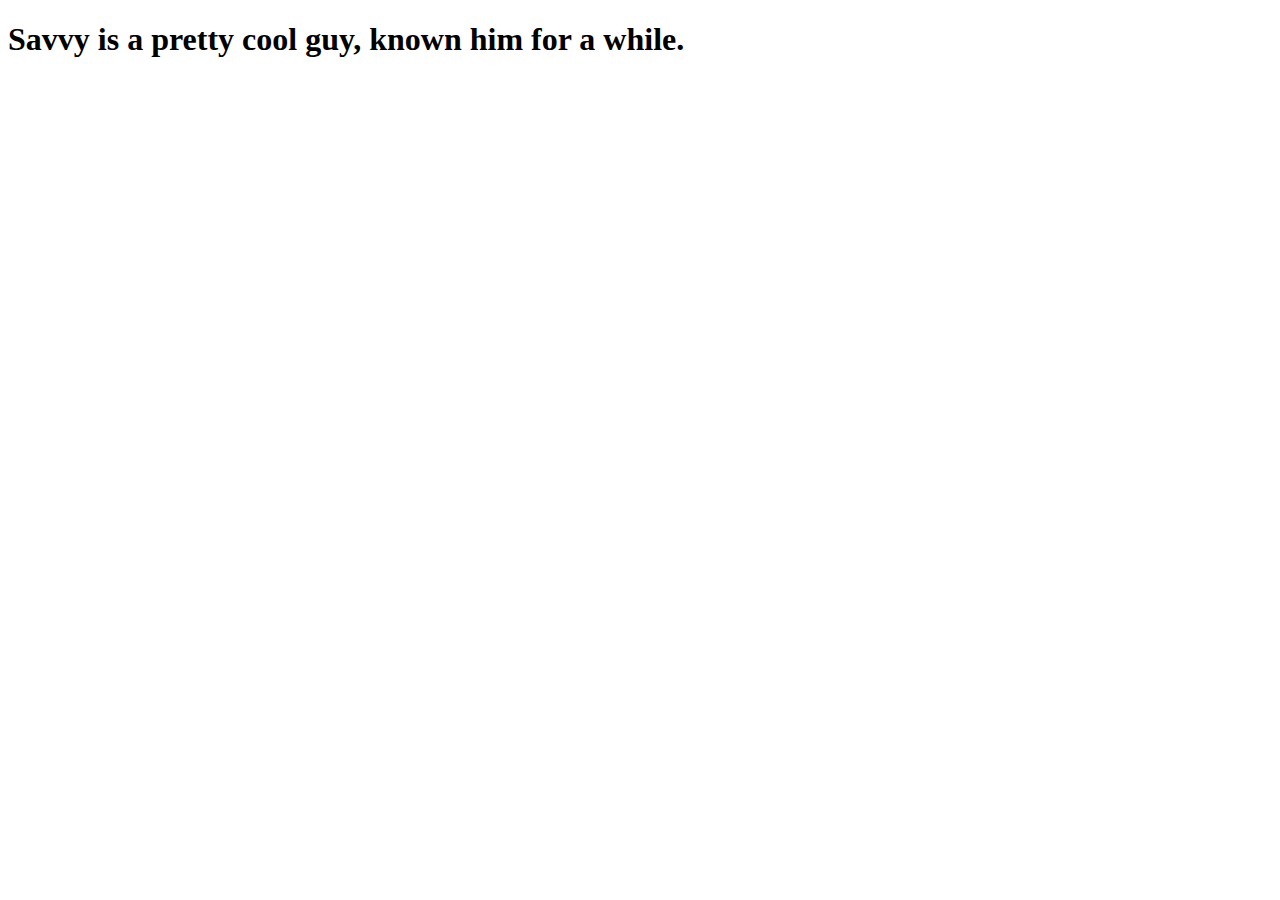
<file: aboutme.html>
<!DOCTYPE html>
<html lang="en">
    <head>
        <meta charset = UTF-8>
        <meta name="viewport" content="width=device-width, initial-scale=1.0">
        <meta http-equiv="X-UA-Compatible" content="ie=edge">
        <title>Saverio Miller</title>
        <link rel="icon" href="./saverio.jpeg" type="image/x-icon">
    </head>
      

    <body>
        <main>
            <h1>Savvy is a pretty cool guy, known him for a while.</h1>
        </main>
    </body>

</html>
</file>
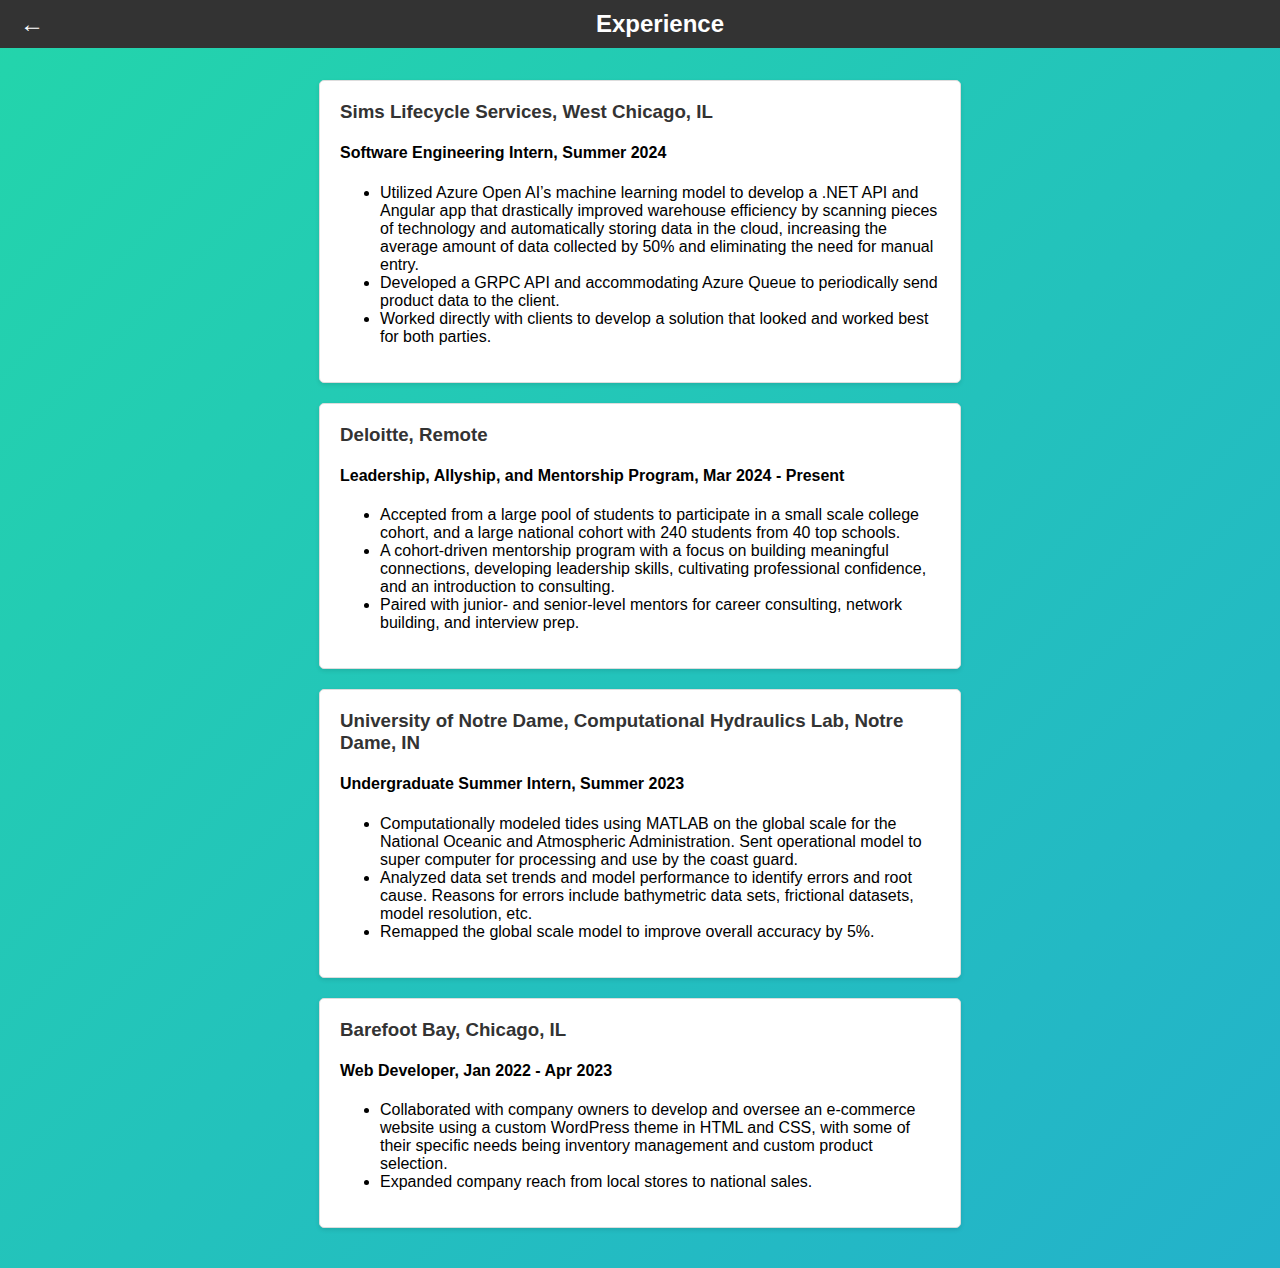
<file: experience.html>
<!DOCTYPE html>
<html lang="en">
<head>
    <meta charset="UTF-8">
    <meta name="viewport" content="width=device-width, initial-scale=1.0">
    <title>Projects</title>
    <link rel="stylesheet" href="projstyle.css">
</head>
<body>
    <div class="navbar">
        <h2>Experience</h2>
        <a href="javascript:history.back()" class="back-button">&#8592;</a>
    </div>
    <div class="projects-container">
        <div class="project-card">
            <h3>Sims Lifecycle Services, West Chicago, IL</h3>
            <h4>Software Engineering Intern, Summer 2024</h4>
            <ul>
                <li>Utilized Azure Open AI’s machine learning model to develop a .NET API and Angular app that drastically improved warehouse efficiency by scanning pieces of technology and automatically storing data in the cloud, increasing the average amount of data collected by 50% and eliminating the need for manual entry.</li>
                <li>Developed a GRPC API and accommodating Azure Queue to periodically send product data to the client.</li>
                <li>Worked directly with clients to develop a solution that looked and worked best for both parties.</li>
            </ul>
        </div>
        <div class="project-card">
            <h3>Deloitte, Remote</h3>
            <h4>Leadership, Allyship, and Mentorship Program, Mar 2024 - Present</h4>
            <ul>
                <li>Accepted from a large pool of students to participate in a small scale college cohort, and a large national cohort with 240 students from 40 top schools.</li>
                <li>A cohort-driven mentorship program with a focus on building meaningful connections, developing leadership skills, cultivating professional confidence, and an introduction to consulting.</li>
                <li>Paired with junior- and senior-level mentors for career consulting, network building, and interview prep.</li>
            </ul>
        </div>
        <div class="project-card">
            <h3>University of Notre Dame, Computational Hydraulics Lab, Notre Dame, IN</h3>
            <h4>Undergraduate Summer Intern, Summer 2023</h4>
            <ul>
                <li>Computationally modeled tides using MATLAB on the global scale for the National Oceanic and Atmospheric Administration. Sent operational model to super computer for processing and use by the coast guard.</li>
                <li>Analyzed data set trends and model performance to identify errors and root cause. Reasons for errors include bathymetric data sets, frictional datasets, model resolution, etc.</li>
                <li>Remapped the global scale model to improve overall accuracy by 5%.</li>
            </ul>
        </div>
        <div class="project-card">
            <h3>Barefoot Bay, Chicago, IL</h3>
            <h4>Web Developer, Jan 2022 - Apr 2023</h4>
            <ul>
                <li>Collaborated with company owners to develop and oversee an e-commerce website using a custom WordPress theme in HTML and CSS, with some of their specific needs being inventory management and custom product selection.</li>
                <li>Expanded company reach from local stores to national sales.</li>
            </ul>
        </div>
        <!-- Add more project cards as needed -->
    </div>
</body>
</html>
</file>
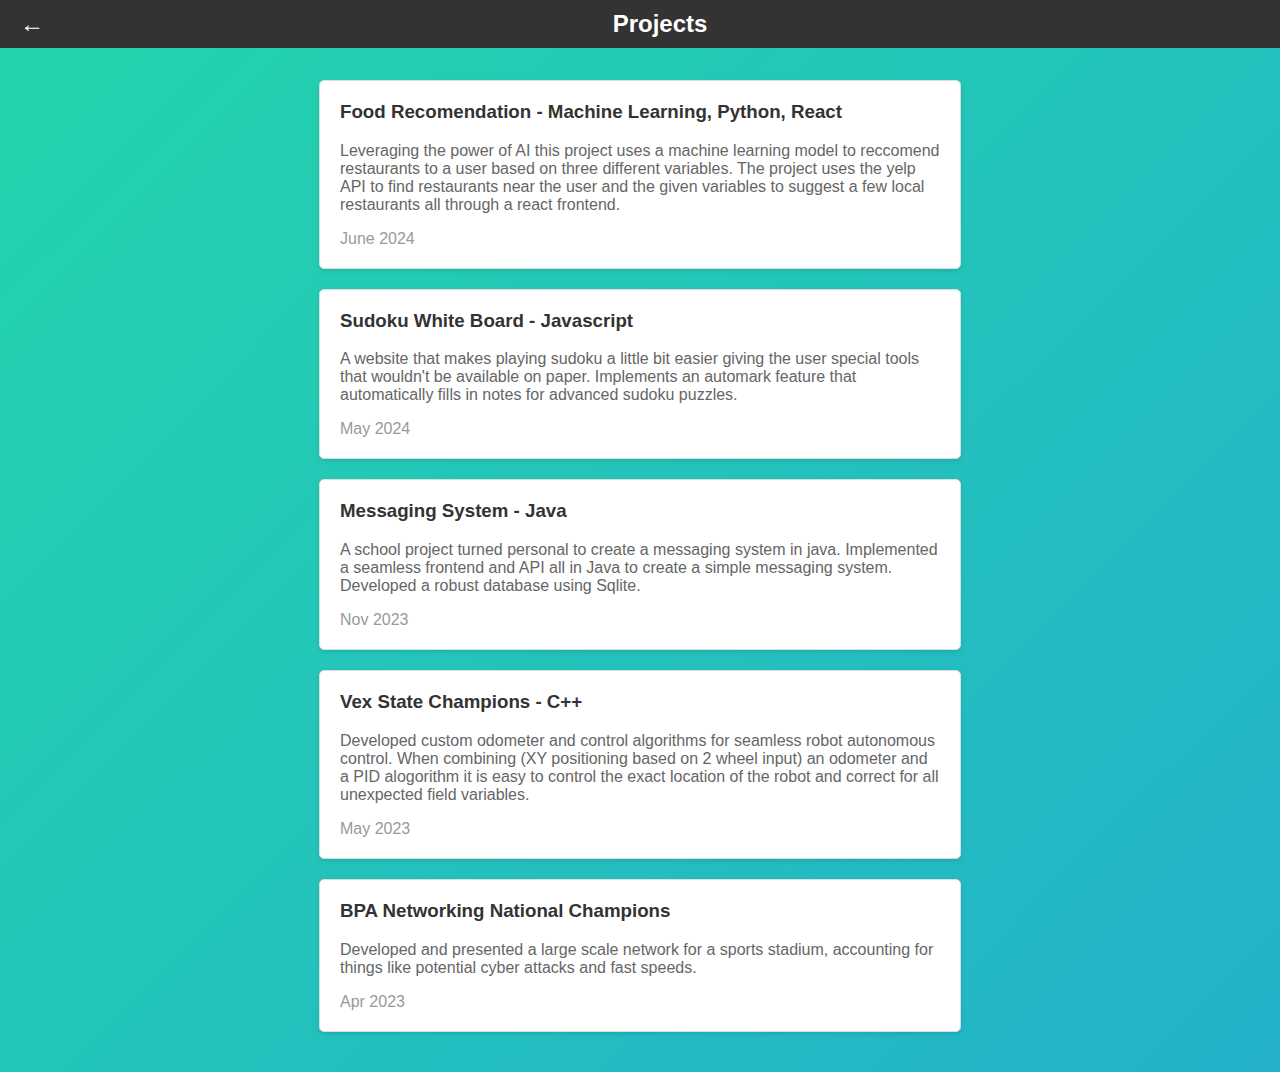
<file: projects.html>
<!DOCTYPE html>
<html lang="en">
<head>
    <meta charset="UTF-8">
    <meta name="viewport" content="width=device-width, initial-scale=1.0">
    <title>Projects</title>
    <link rel="stylesheet" href="projstyle.css">
</head>
<body>
    <div class="navbar">
        <h2>Projects</h2>
        <a href="javascript:history.back()" class="back-button">&#8592;</a>
    </div>
    <div class="projects-container">
        <div class="project-card">
            <h3>Food Recomendation - Machine Learning, Python, React</h3>
            <p>Leveraging the power of AI this project uses a machine learning model to reccomend restaurants to a user based on three different variables.  The project uses the yelp API to find restaurants near the user and the given variables to suggest a few local restaurants all through a react frontend.</p>
            <span class="date">June 2024</span>
        </div>
        <div class="project-card">
            <h3>Sudoku White Board - Javascript</h3>
            <p>A website that makes playing sudoku a little bit easier giving the user special tools that wouldn't be available on paper.  Implements an automark feature that automatically fills in notes for advanced sudoku puzzles.</p>
            <span class="date">May 2024</span>
        </div>
        <div class="project-card">
            <h3>Messaging System - Java</h3>
            <p>A school project turned personal to create a messaging system in java.  Implemented a seamless frontend and API all in Java to create a simple messaging system.  Developed a robust database using Sqlite.</p>
            <span class="date">Nov 2023</span>
        </div>
        <div class="project-card">
            <h3>Vex State Champions - C++</h3>
            <p>Developed custom odometer and control algorithms for seamless robot autonomous control.  When combining (XY positioning based on 2 wheel input) an odometer and a PID alogorithm it is easy to control the exact location of the robot and correct for all unexpected field variables.</p>
            <span class="date">May 2023</span>
        </div>
        <div class="project-card">
            <h3>BPA Networking National Champions</h3>
            <p>Developed and presented a large scale network for a sports stadium, accounting for things like potential cyber attacks and fast speeds.</p>
            <span class="date">Apr 2023</span>
        </div>

        <!-- Add more project cards as needed -->
    </div>
</body>
</html>
</file>
<file: projstyle.css>
body {
    margin: 0;
    font-family: Arial, Helvetica, sans-serif;
    background: linear-gradient(-45deg, #e73c7e, #cc00cc, #23a6d5, #23d5ab);
    background-size: 400% 400%;
    animation: gradient 15s ease infinite;
}

.navbar {
    position: fixed;
    background-color: #333;
    width: 100%;
    top: 0;
    left: 0;
    display: flex;
    justify-content: center;
    align-items: center;
    padding: 10px 20px;
    color: white;
}

.navbar h2 {
    flex-grow: 1;
    text-align: center;
    margin: 0;
}

.back-button {
    position: absolute;
    left: 20px;
    font-size: 24px;
    color: white;
    text-decoration: none;
}

.back-button:hover {
    color: #ddd;
}

.projects-container {
    margin-top: 60px; /* Adjust based on navbar height */
    display: flex;
    flex-direction: column;
    align-items: center;
    padding: 20px;
}

.project-card {
    background-color: white;
    border: 1px solid #ddd;
    border-radius: 5px;
    box-shadow: 0 2px 4px rgba(0, 0, 0, 0.1);
    width: 80%;
    max-width: 600px;
    margin-bottom: 20px;
    padding: 20px;
    text-align: left;
}

.project-card h3 {
    margin-top: 0;
    color: #333;
}

.project-card p {
    color: #666;
}

.project-card .date {
    display: block;
    margin-top: 10px;
    color: #999;
}

@keyframes gradient {
    0% {
        background-position: 0% 50%;
    }
    50% {
        background-position: 100% 50%;
    }
    100% {
        background-position: 0% 50%;
    }
}
</file>
